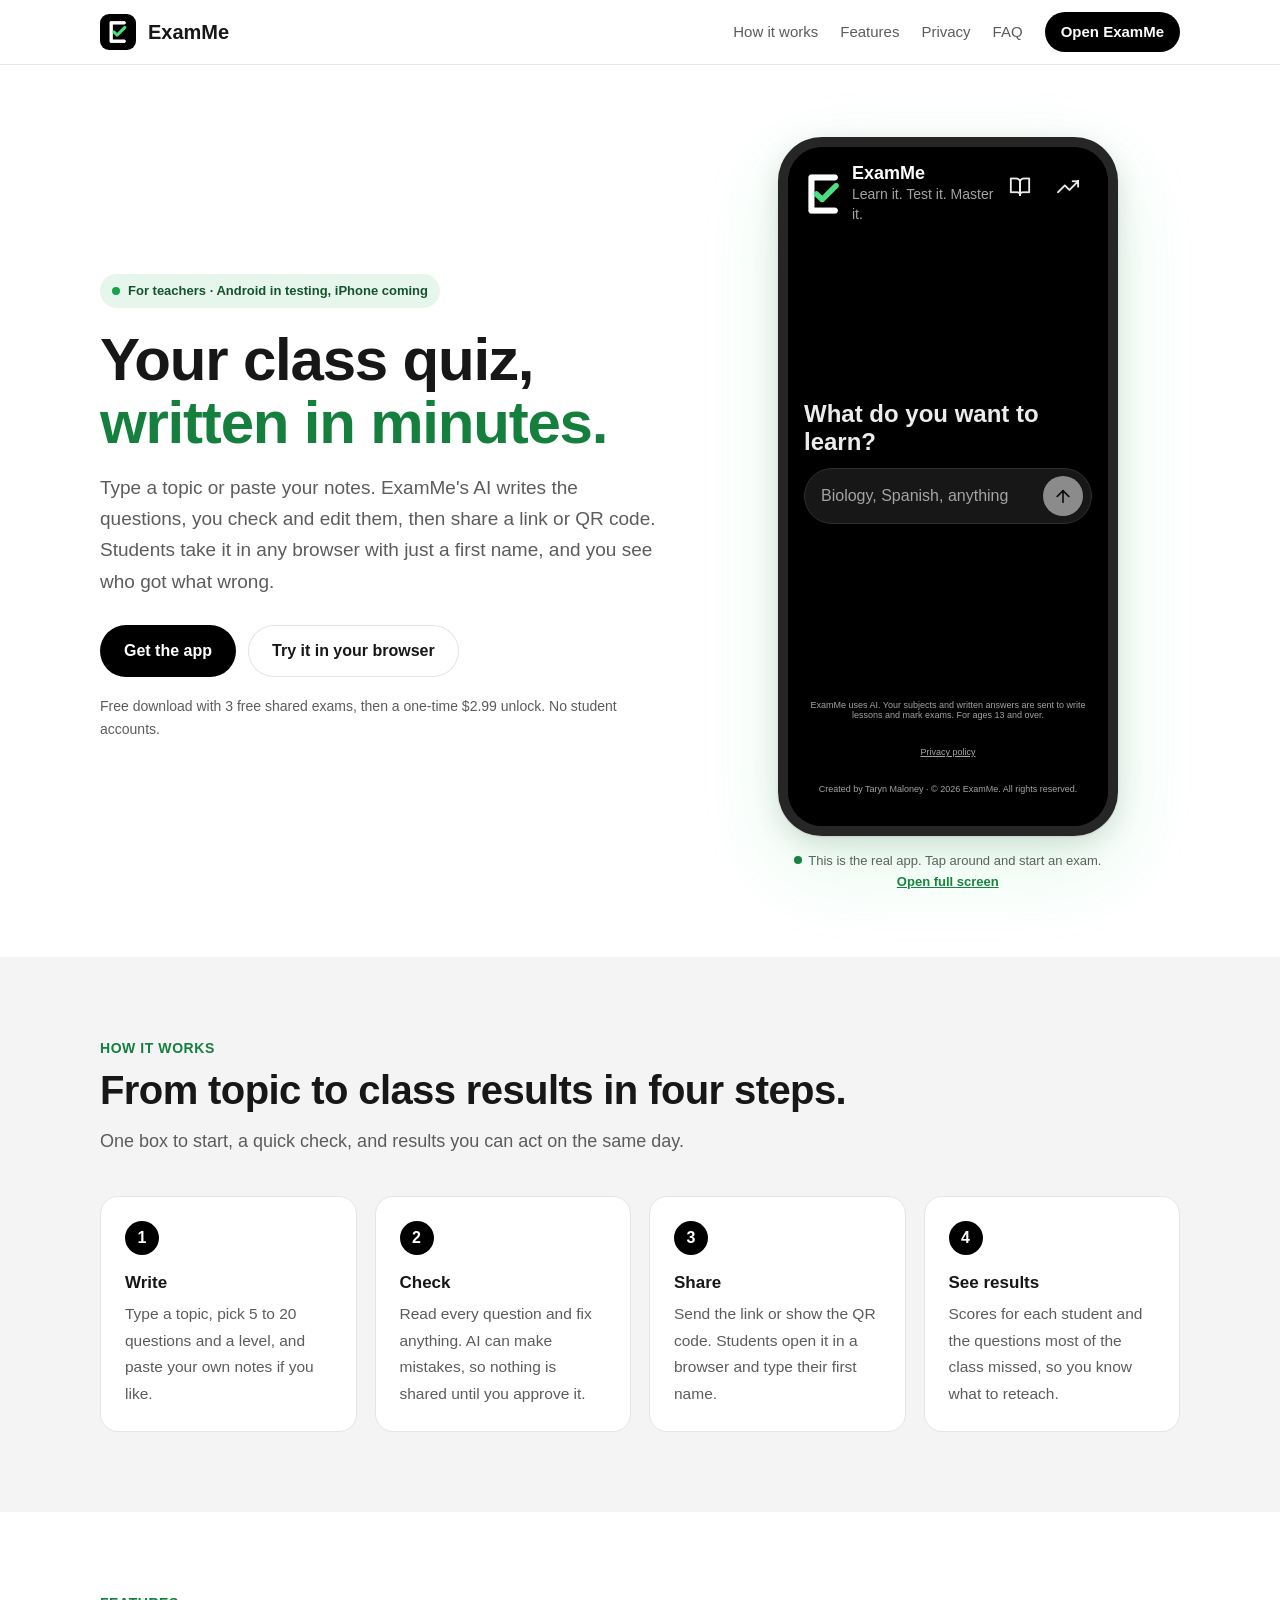
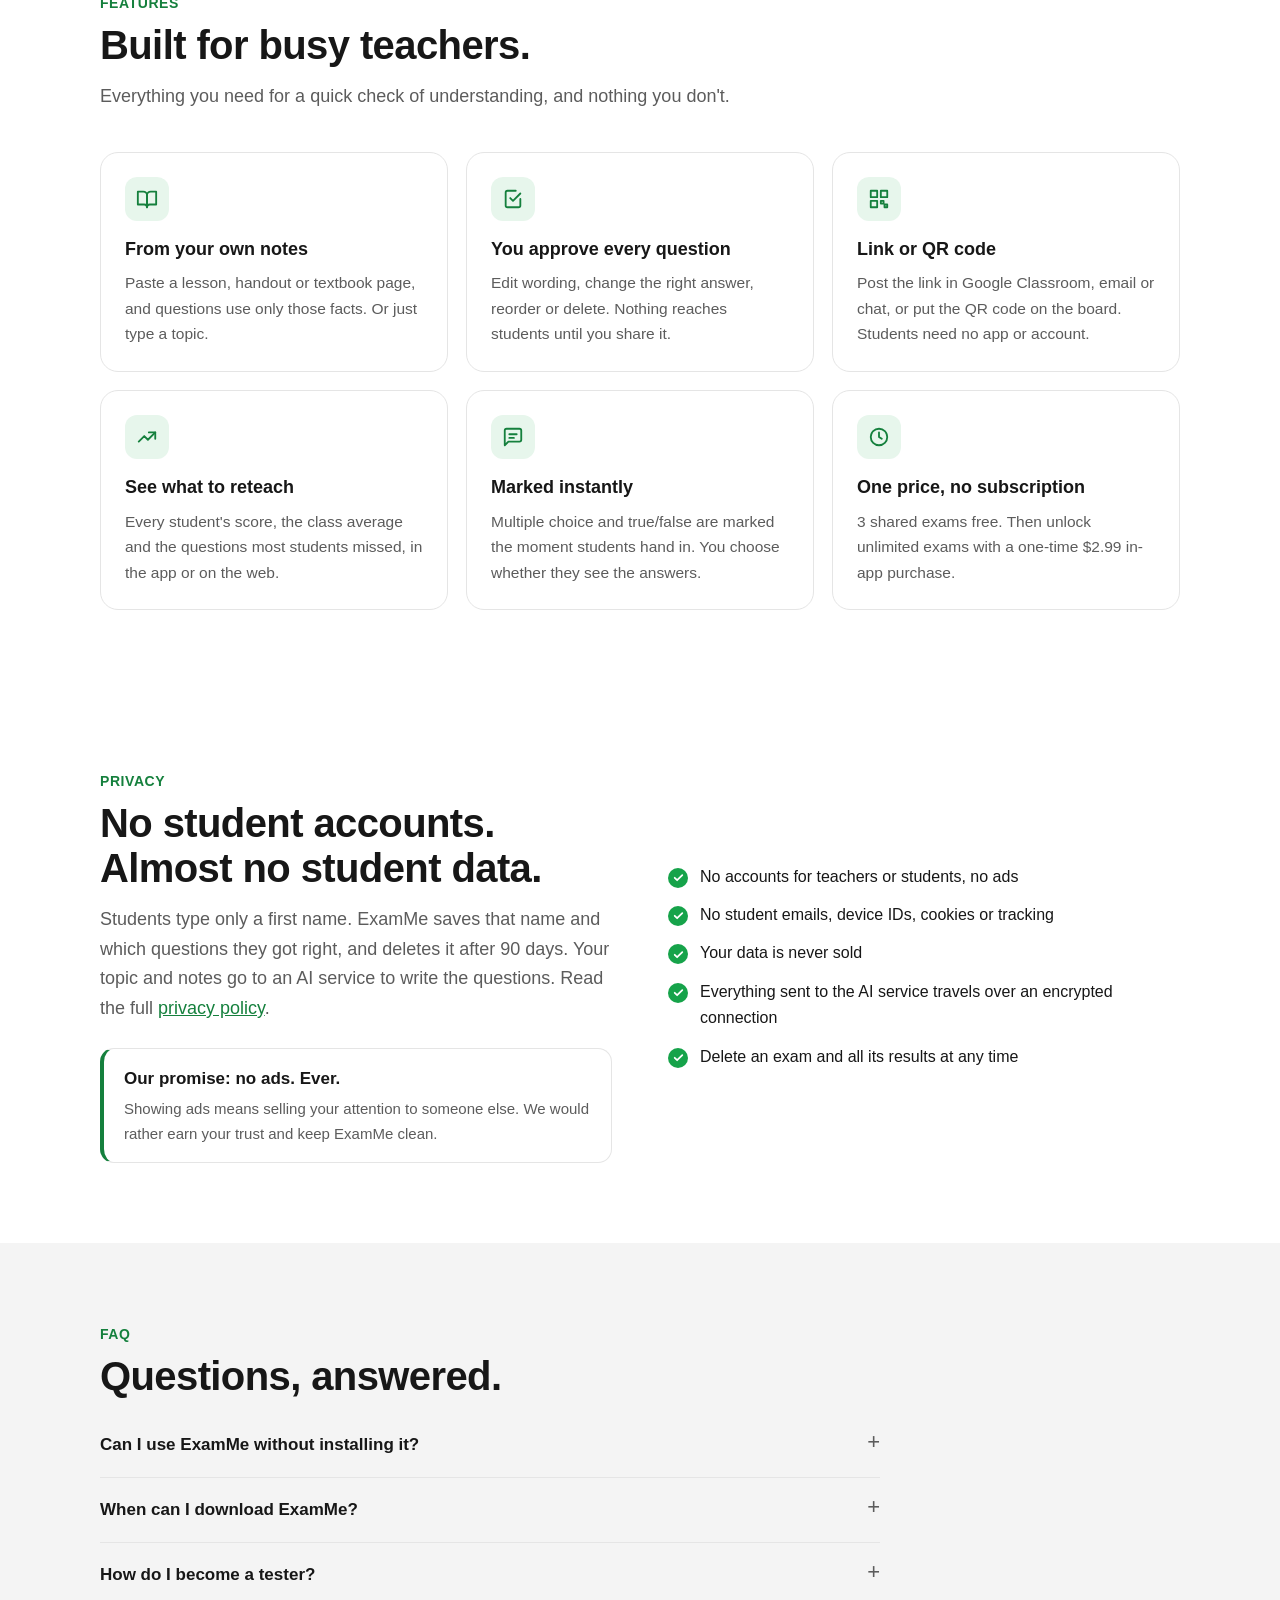
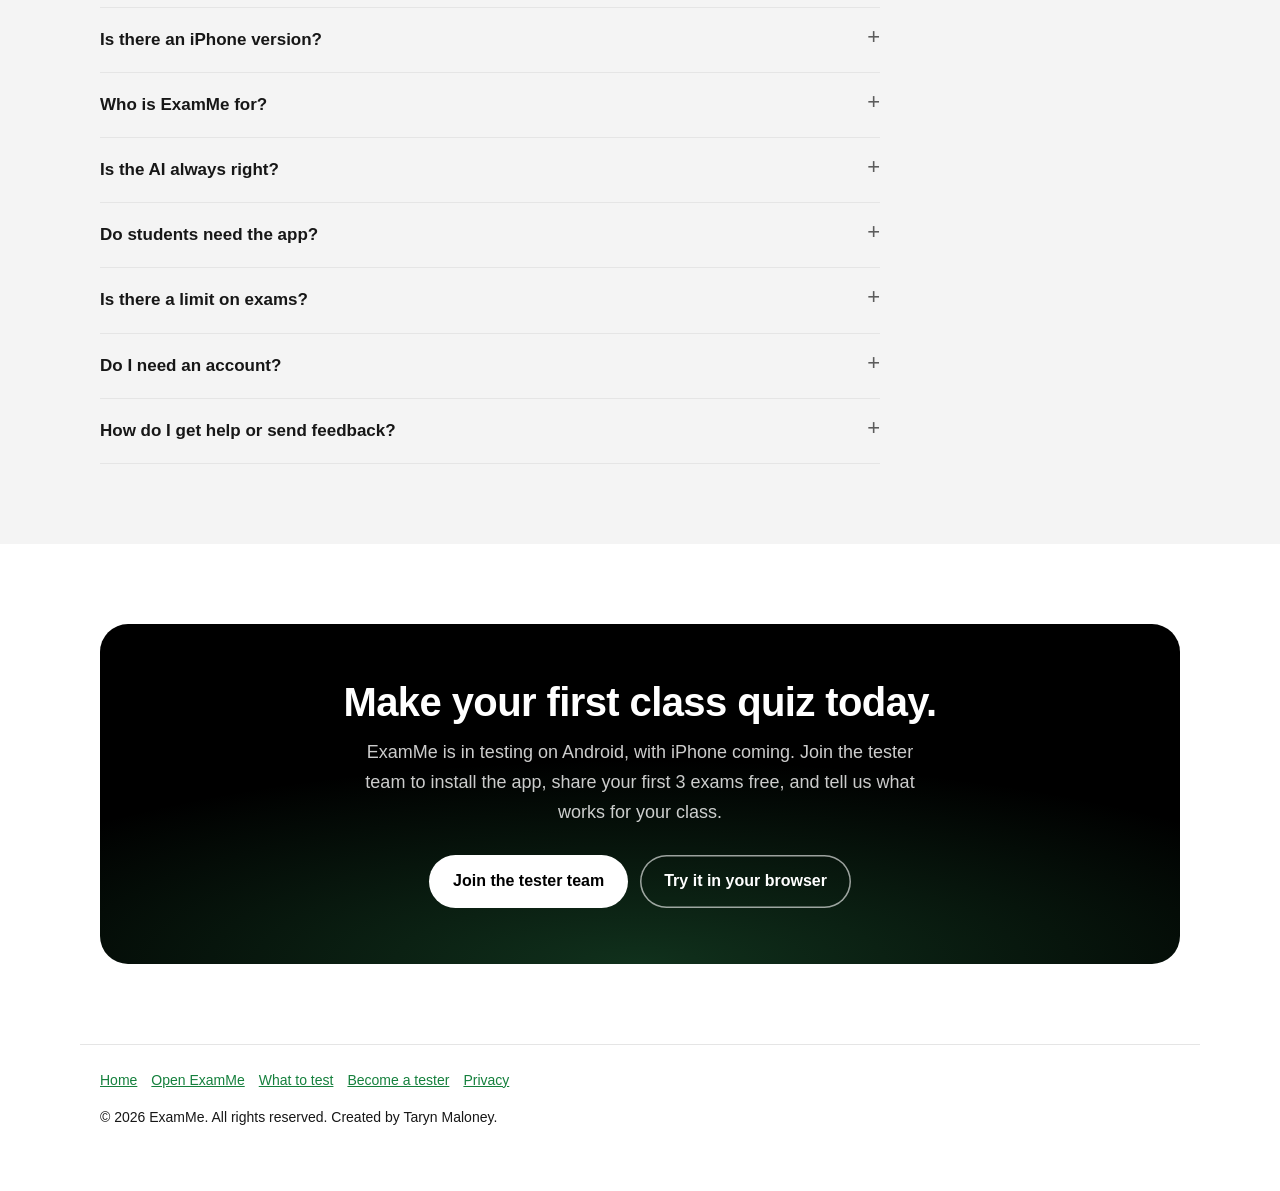
<file: index.html>
<!doctype html>
<html lang="en">
<head>
<meta charset="utf-8">
<meta name="viewport" content="width=device-width, initial-scale=1">
<title>ExamMe · AI exams for your class</title>
<meta name="description" content="ExamMe writes a class quiz from a topic or your notes. Check every question, share a link or QR code, and see which questions your class missed. Students need no app or account.">
<meta property="og:title" content="ExamMe">
<meta property="og:description" content="AI writes your class quiz. Share a link or QR code, and see which questions your class missed.">
<meta property="og:image" content="icon.png">
<meta name="theme-color" content="#000000">
<link rel="icon" href="icon.png">
<link rel="apple-touch-icon" href="icon.png">
<link rel="stylesheet" href="style.css">
<link rel="stylesheet" href="home.css">
</head>
<body class="home">
<main>

<div class="nav">
  <div class="wrap">
    <header><img src="icon.png" alt=""><a href="./">ExamMe</a></header>
    <nav>
      <a href="#how">How it works</a>
      <a href="#features">Features</a>
      <a href="#privacy">Privacy</a>
      <a href="#faq">FAQ</a>
      <a class="button" href="app/">Open ExamMe</a>
    </nav>
  </div>
</div>

<section class="hero">
  <div class="wrap">
    <div>
      <span class="eyebrow">For teachers · Android in testing, iPhone coming</span>
      <h1>Your class quiz, <span>written in minutes.</span></h1>
      <p class="lede">Type a topic or paste your notes. ExamMe's AI writes the questions, you check and edit them, then share a link or QR code. Students take it in any browser with just a first name, and you see who got what wrong.</p>
      <div class="ctas">
        <a class="button big" href="testers.html">Get the app</a>
        <a class="button big ghost" href="app/">Try it in your browser</a>
      </div>
      <p class="platforms">Free download with 3 free shared exams, then a one-time $2.99 unlock. No student accounts.</p>
    </div>

    <div class="try">
      <div class="phone live">
        <div class="screen">
          <iframe src="app/" title="ExamMe, the real app" loading="eager"></iframe>
        </div>
      </div>
      <p class="tryhint"><span class="dot"></span>This is the real app. Tap around and start an exam. <a href="app/" target="_blank" rel="noopener">Open full screen</a></p>
    </div>
  </div>
</section>

<section class="band alt" id="how">
  <div class="wrap">
    <p class="kicker">How it works</p>
    <h2>From topic to class results in four steps.</h2>
    <p class="sub">One box to start, a quick check, and results you can act on the same day.</p>
    <ol class="steps">
      <li><b>Write</b><span>Type a topic, pick 5 to 20 questions and a level, and paste your own notes if you like.</span></li>
      <li><b>Check</b><span>Read every question and fix anything. AI can make mistakes, so nothing is shared until you approve it.</span></li>
      <li><b>Share</b><span>Send the link or show the QR code. Students open it in a browser and type their first name.</span></li>
      <li><b>See results</b><span>Scores for each student and the questions most of the class missed, so you know what to reteach.</span></li>
    </ol>
  </div>
</section>

<section class="band" id="features">
  <div class="wrap">
    <p class="kicker">Features</p>
    <h2>Built for busy teachers.</h2>
    <p class="sub">Everything you need for a quick check of understanding, and nothing you don't.</p>
    <div class="grid">
      <div class="card">
        <div class="ico"><svg viewBox="0 0 24 24"><path d="M2 4h6a4 4 0 0 1 4 4v13a3 3 0 0 0-3-3H2z"/><path d="M22 4h-6a4 4 0 0 0-4 4v13a3 3 0 0 1 3-3h7z"/></svg></div>
        <h3>From your own notes</h3>
        <p>Paste a lesson, handout or textbook page, and questions use only those facts. Or just type a topic.</p>
      </div>
      <div class="card">
        <div class="ico"><svg viewBox="0 0 24 24"><path d="M9 11l3 3 8-8"/><path d="M20 12v7a2 2 0 0 1-2 2H6a2 2 0 0 1-2-2V5a2 2 0 0 1 2-2h9"/></svg></div>
        <h3>You approve every question</h3>
        <p>Edit wording, change the right answer, reorder or delete. Nothing reaches students until you share it.</p>
      </div>
      <div class="card">
        <div class="ico"><svg viewBox="0 0 24 24"><rect x="3" y="3" width="7" height="7"/><rect x="14" y="3" width="7" height="7"/><rect x="3" y="14" width="7" height="7"/><path d="M14 14h3v3h-3zM18 18h3v3h-3z"/></svg></div>
        <h3>Link or QR code</h3>
        <p>Post the link in Google Classroom, email or chat, or put the QR code on the board. Students need no app or account.</p>
      </div>
      <div class="card">
        <div class="ico"><svg viewBox="0 0 24 24"><path d="M3 17l6-6 4 4 8-8"/><path d="M14 7h7v7"/></svg></div>
        <h3>See what to reteach</h3>
        <p>Every student's score, the class average and the questions most students missed, in the app or on the web.</p>
      </div>
      <div class="card">
        <div class="ico"><svg viewBox="0 0 24 24"><path d="M21 15a2 2 0 0 1-2 2H7l-4 4V5a2 2 0 0 1 2-2h14a2 2 0 0 1 2 2z"/><path d="M8 9h8M8 13h5"/></svg></div>
        <h3>Marked instantly</h3>
        <p>Multiple choice and true/false are marked the moment students hand in. You choose whether they see the answers.</p>
      </div>
      <div class="card">
        <div class="ico"><svg viewBox="0 0 24 24"><circle cx="12" cy="12" r="9"/><path d="M12 7v5l3 2"/></svg></div>
        <h3>One price, no subscription</h3>
        <p>3 shared exams free. Then unlock unlimited exams with a one-time $2.99 in-app purchase.</p>
      </div>
    </div>
  </div>
</section>

<section class="band" id="privacy">
  <div class="wrap split">
    <div>
      <p class="kicker">Privacy</p>
      <h2>No student accounts. Almost no student data.</h2>
      <p class="sub" style="margin-bottom:0">Students type only a first name. ExamMe saves that name and which questions they got right, and deletes it after 90 days. Your topic and notes go to an AI service to write the questions. Read the full <a href="privacy.html">privacy policy</a>.</p>
      <div class="promise">
        <b>Our promise: no ads. Ever.</b>
        <p>Showing ads means selling your attention to someone else. We would rather earn your trust and keep ExamMe clean.</p>
      </div>
    </div>
    <ul class="checks">
      <li>No accounts for teachers or students, no ads</li>
      <li>No student emails, device IDs, cookies or tracking</li>
      <li>Your data is never sold</li>
      <li>Everything sent to the AI service travels over an encrypted connection</li>
      <li>Delete an exam and all its results at any time</li>
    </ul>
  </div>
</section>

<section class="band alt" id="faq">
  <div class="wrap faq">
    <p class="kicker">FAQ</p>
    <h2>Questions, answered.</h2>
    <details>
      <summary>Can I use ExamMe without installing it?</summary>
      <p>Yes. <a href="app/">Open ExamMe</a> in any modern browser on a computer, tablet or phone. It's the same app as on Android. Your study history is saved in that browser, so it won't follow you to another device.</p>
    </details>
    <details>
      <summary>When can I download ExamMe?</summary>
      <p>The Android app is in early testing on Google Play. <a href="testers.html">Become a tester</a> to install it now. The iPhone app is in testing through TestFlight, Apple's testing app: <a href="testers.html">join from the tester page</a>. A public release will follow once testing is done.</p>
    </details>
    <details>
      <summary>How do I become a tester?</summary>
      <p>Send us the Gmail address you use on Google Play. We'll add you to the test and email you a link to install ExamMe. See <a href="testers.html">Become a tester</a> for the steps.</p>
    </details>
    <details>
      <summary>Is there an iPhone version?</summary>
      <p>Yes. iPhone testing is open through Apple's TestFlight app; the join link is on the <a href="testers.html">tester page</a>. It isn't on the App Store yet. Meanwhile, you can <a href="app/">use ExamMe in Safari</a> on your iPhone or iPad.</p>
    </details>
    <details>
      <summary>Who is ExamMe for?</summary>
      <p>Teachers, tutors and anyone running a class. Students of any age take your exams in a web browser with just a first name. No student accounts or app needed.</p>
    </details>
    <details>
      <summary>Is the AI always right?</summary>
      <p>No. Questions are written by AI and can contain mistakes, which is why you check and edit every question before students see it. Pasting your own notes keeps questions to the facts you teach.</p>
    </details>
    <details>
      <summary>Do students need the app?</summary>
      <p>No. Students open your link or scan the QR code on any phone, tablet or computer, type their first name and hand in. Their answers are marked straight away.</p>
    </details>
    <details>
      <summary>Is there a limit on exams?</summary>
      <p>You can share 3 exams free. A one-time $2.99 purchase in the app unlocks unlimited shared exams. The AI writes up to 5 new exams a day per phone. Students taking your exams never count toward any limit.</p>
    </details>
    <details>
      <summary>Do I need an account?</summary>
      <p>No. Teachers and students don't sign up. Your exams and their private results links live on your phone, so keep the app installed to see results.</p>
    </details>
    <details>
      <summary>How do I get help or send feedback?</summary>
      <p>Email <a href="mailto:tarynmaloney5@gmail.com?subject=ExamMe%20feedback">tarynmaloney5@gmail.com</a> and we'll get back to you.</p>
    </details>
  </div>
</section>

<section class="band" id="get">
  <div class="wrap">
    <div class="cta">
      <h2>Make your first class quiz today.</h2>
      <p>ExamMe is in testing on Android, with iPhone coming. Join the tester team to install the app, share your first 3 exams free, and tell us what works for your class.</p>
      <div class="ctas">
        <a class="button big" href="testers.html">Join the tester team</a>
        <a class="button big outline" href="app/">Try it in your browser</a>
      </div>
    </div>
  </div>
</section>

<footer>
<a href="./">Home</a><a href="app/">Open ExamMe</a><a href="testing.html">What to test</a><a href="testers.html">Become a tester</a><a href="privacy.html">Privacy</a>
<p>© 2026 ExamMe. All rights reserved. Created by Taryn Maloney.</p>
</footer>

</main>
</body>
</html>
</file>
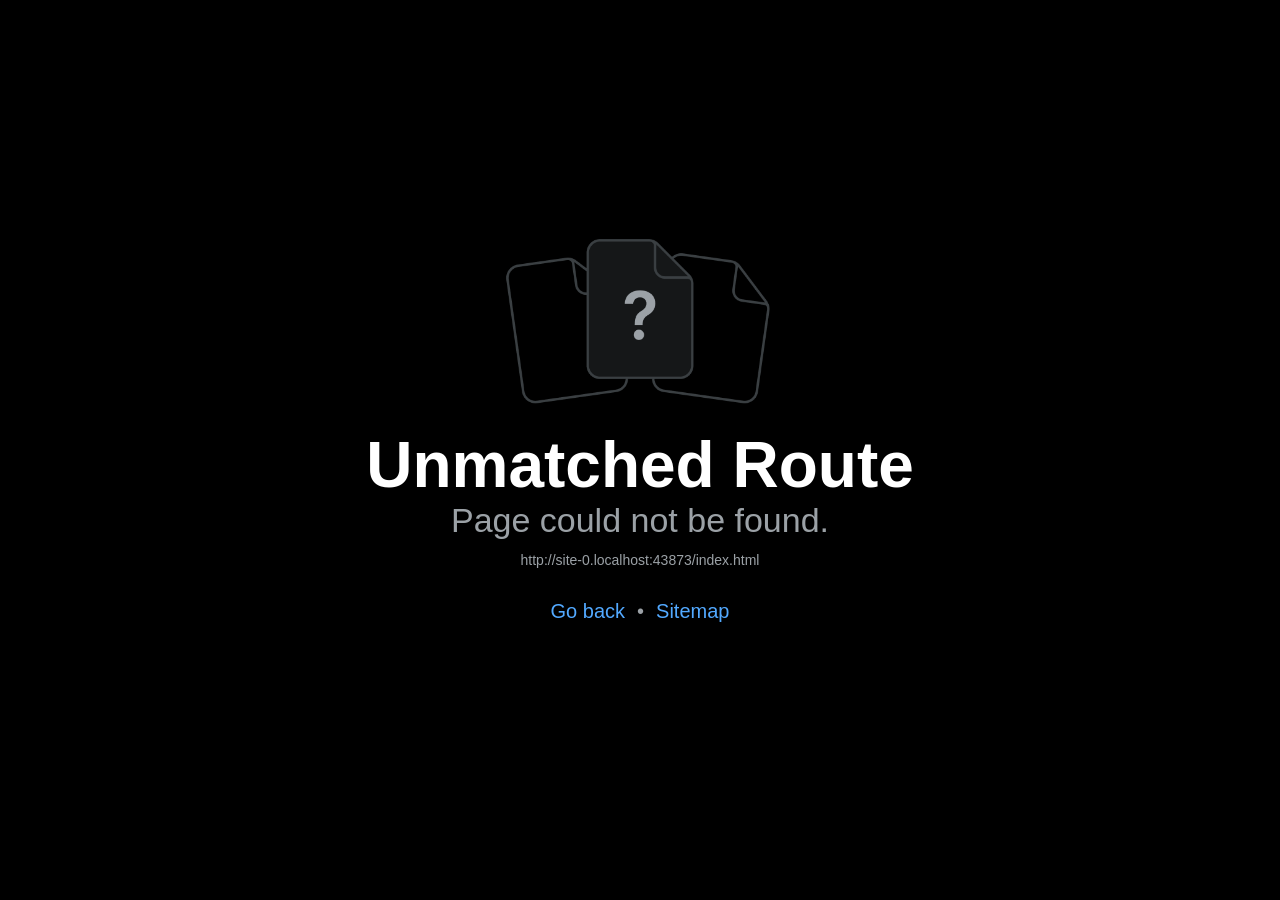
<file: app/index.html>
<!DOCTYPE html>
<html lang="en">
  <head>
    <meta charset="utf-8" />
    <meta httpEquiv="X-UA-Compatible" content="IE=edge" />
    <meta name="viewport" content="width=device-width, initial-scale=1, shrink-to-fit=no" />
    <title>ExamMe</title>
    <!-- The `react-native-web` recommended style reset: https://necolas.github.io/react-native-web/docs/setup/#root-element -->
    <style id="expo-reset">
      /* These styles make the body full-height */
      html,
      body {
        height: 100%;
      }
      /* These styles disable body scrolling if you are using <ScrollView> */
      body {
        overflow: hidden;
      }
      /* These styles make the root element full-height */
      #root {
        display: flex;
        height: 100%;
        flex: 1;
      }
    </style>
  <link rel="icon" href="/app/favicon.ico"/></head>

  <body>
    <!-- Use static rendering with Expo Router to support running without JavaScript. -->
    <noscript>
      You need to enable JavaScript to run this app.
    </noscript>
    <!-- The root element for your Expo app. -->
    <div id="root"></div>
  <script src="/app/_expo/static/js/web/entry-5f3cb31cd66751443deedad400f86ed0.js" defer></script>
</body>
</html>
</file>
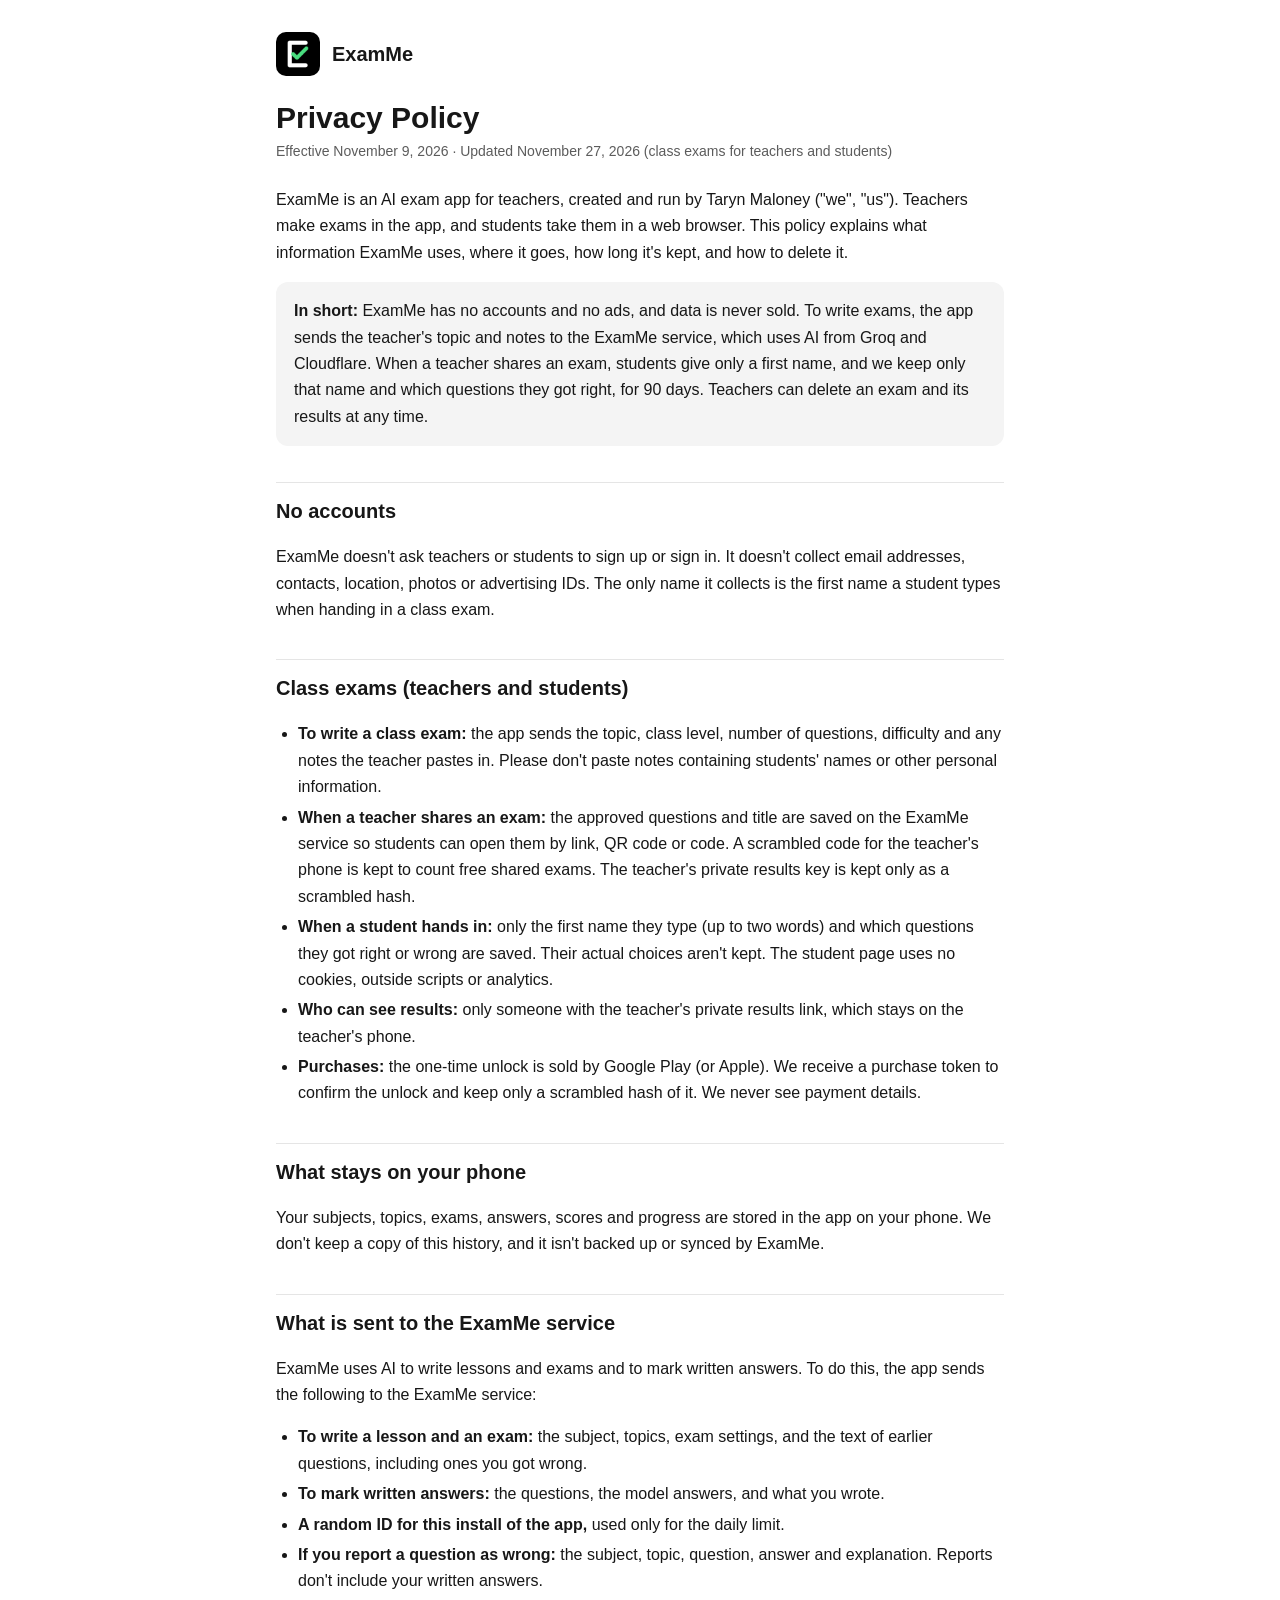
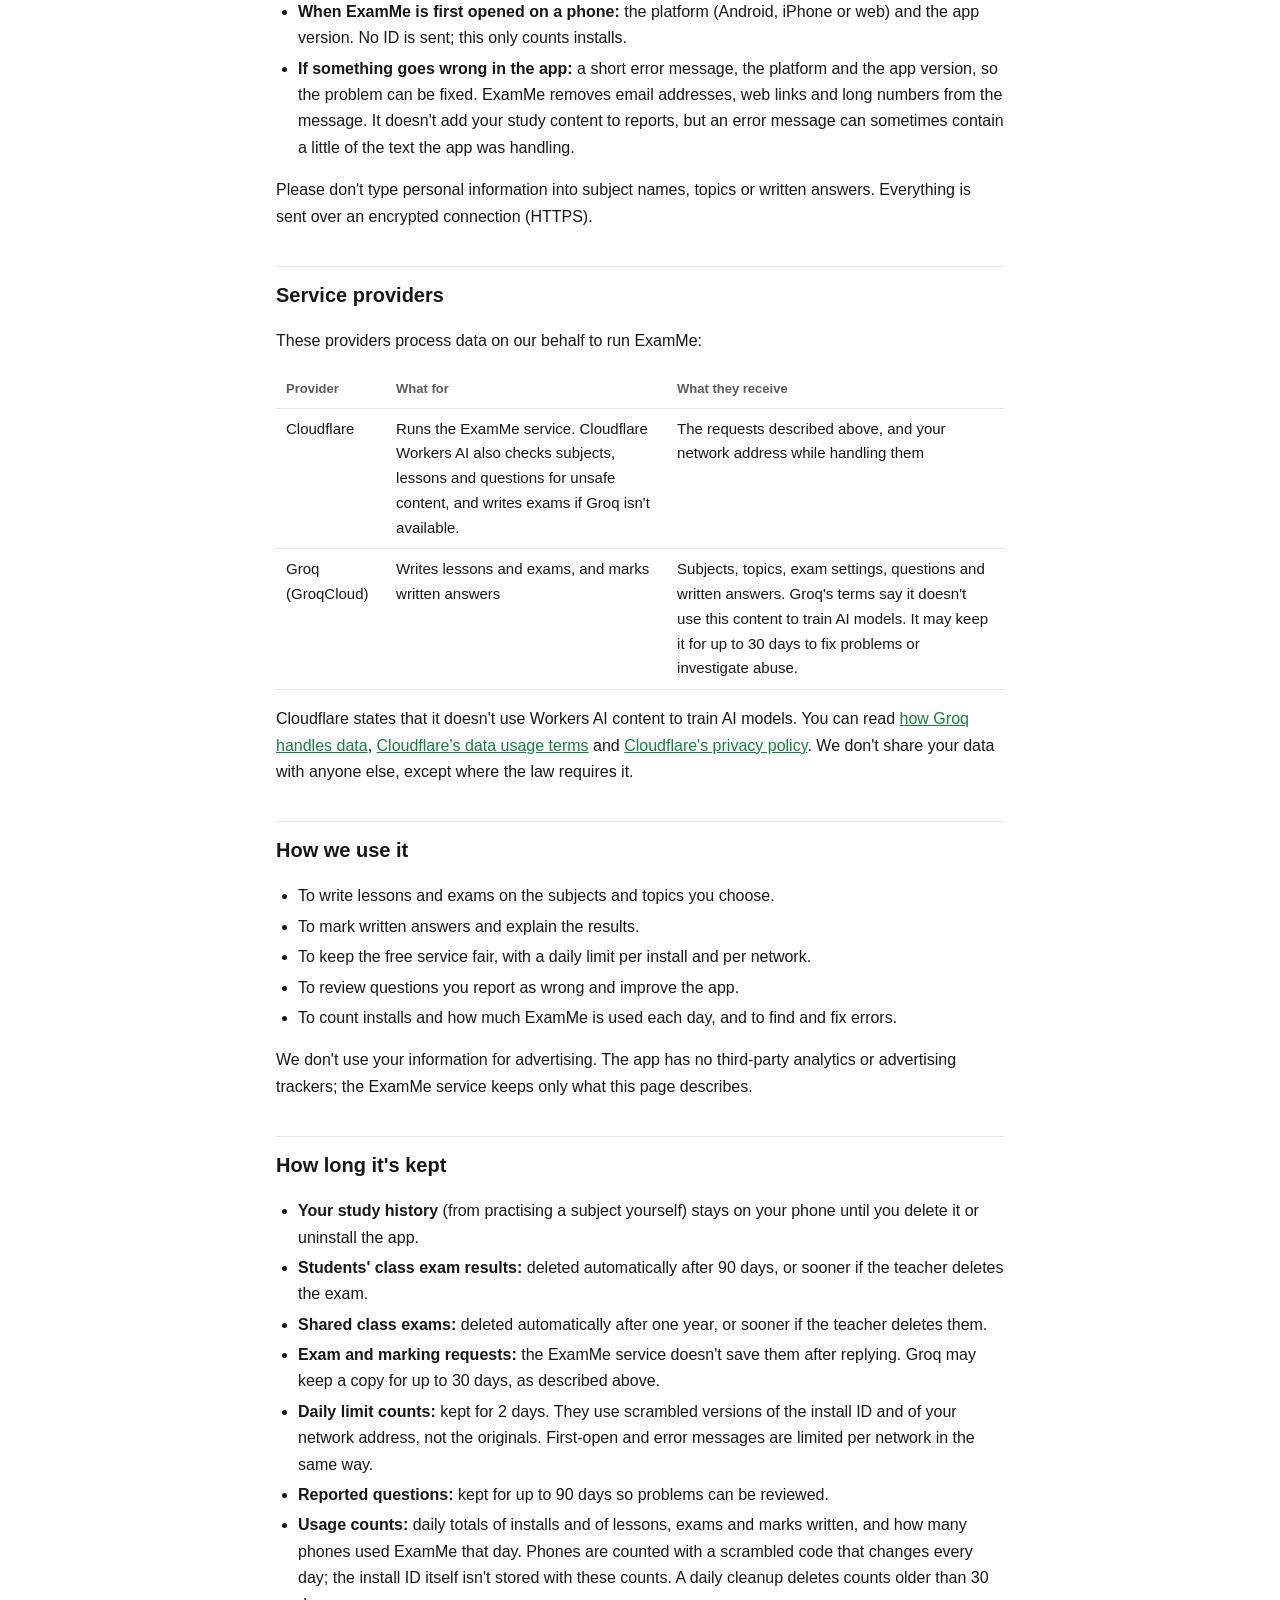
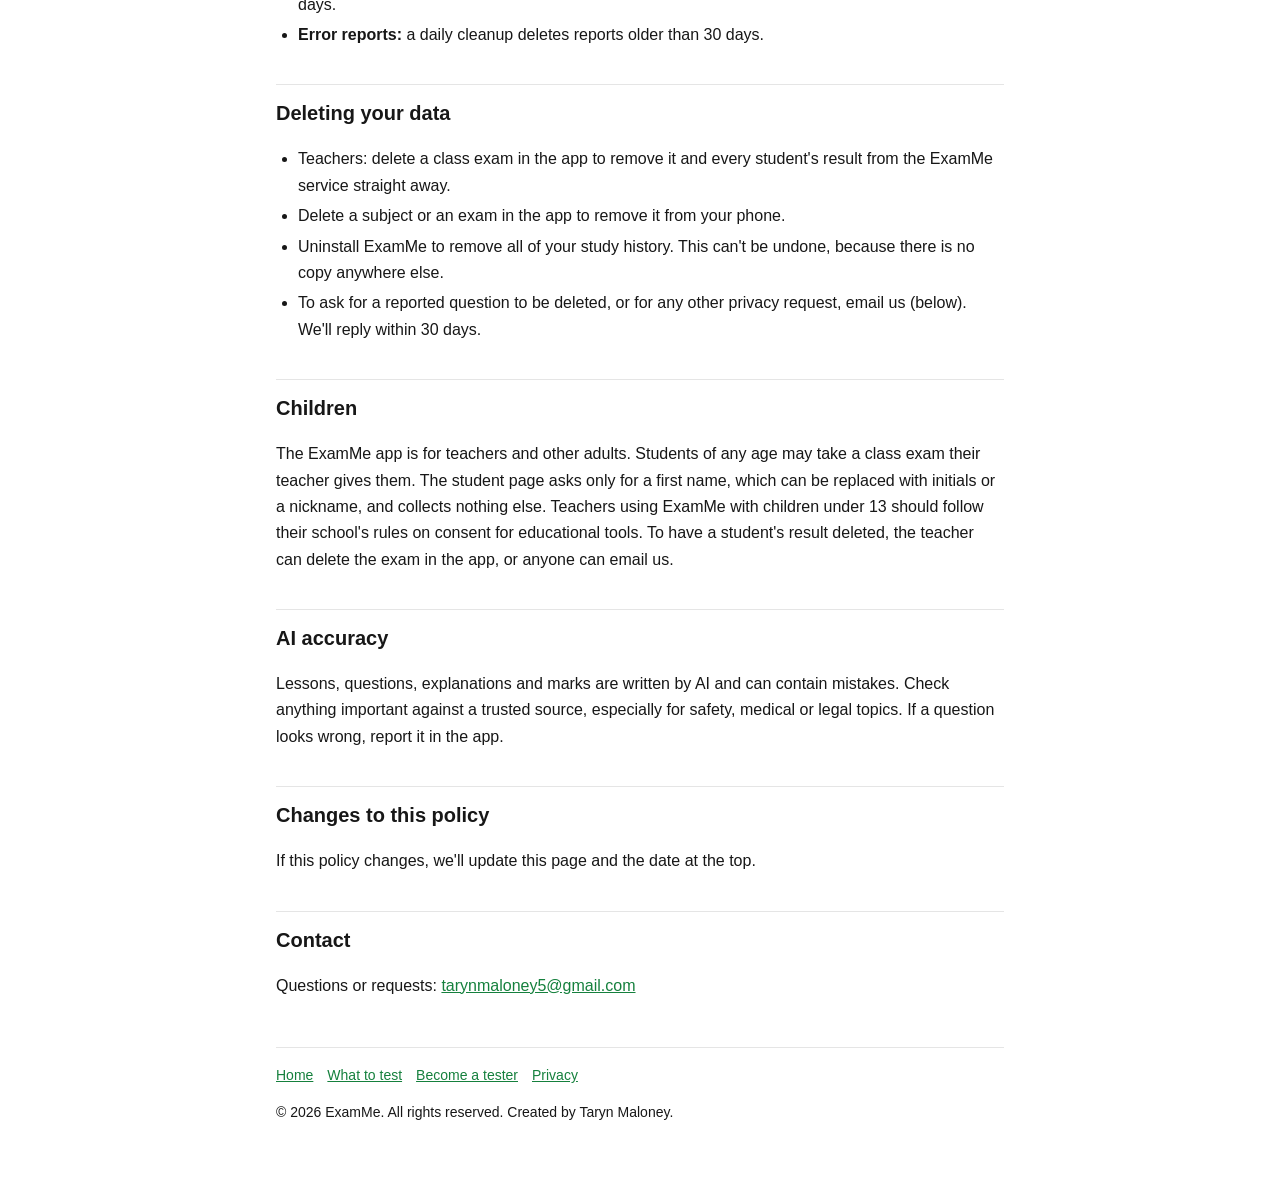
<file: privacy.html>
<!doctype html>
<html lang="en">
<head>
<meta charset="utf-8">
<meta name="viewport" content="width=device-width, initial-scale=1">
<title>Privacy Policy · ExamMe</title>
<meta name="description" content="How ExamMe handles your information: what stays on your phone, what is sent to write and mark exams, and how to delete it.">
<meta name="theme-color" content="#000000">
<link rel="icon" href="icon.png">
<link rel="stylesheet" href="style.css">
</head>
<body>
<main>
<header><img src="icon.png" alt=""><a href="./">ExamMe</a></header>

<h1>Privacy Policy</h1>
<p class="meta">Effective November 9, 2026 · Updated November 27, 2026 (class exams for teachers and students)</p>

<p>ExamMe is an AI exam app for teachers, created and run by Taryn Maloney ("we", "us"). Teachers make exams in the app, and students take them in a web browser. This policy explains what information ExamMe uses, where it goes, how long it's kept, and how to delete it.</p>

<div class="box">
<p><strong>In short:</strong> ExamMe has no accounts and no ads, and data is never sold. To write exams, the app sends the teacher's topic and notes to the ExamMe service, which uses AI from Groq and Cloudflare. When a teacher shares an exam, students give only a first name, and we keep only that name and which questions they got right, for 90 days. Teachers can delete an exam and its results at any time.</p>
</div>

<h2>No accounts</h2>
<p>ExamMe doesn't ask teachers or students to sign up or sign in. It doesn't collect email addresses, contacts, location, photos or advertising IDs. The only name it collects is the first name a student types when handing in a class exam.</p>

<h2>Class exams (teachers and students)</h2>
<ul>
<li><strong>To write a class exam:</strong> the app sends the topic, class level, number of questions, difficulty and any notes the teacher pastes in. Please don't paste notes containing students' names or other personal information.</li>
<li><strong>When a teacher shares an exam:</strong> the approved questions and title are saved on the ExamMe service so students can open them by link, QR code or code. A scrambled code for the teacher's phone is kept to count free shared exams. The teacher's private results key is kept only as a scrambled hash.</li>
<li><strong>When a student hands in:</strong> only the first name they type (up to two words) and which questions they got right or wrong are saved. Their actual choices aren't kept. The student page uses no cookies, outside scripts or analytics.</li>
<li><strong>Who can see results:</strong> only someone with the teacher's private results link, which stays on the teacher's phone.</li>
<li><strong>Purchases:</strong> the one-time unlock is sold by Google Play (or Apple). We receive a purchase token to confirm the unlock and keep only a scrambled hash of it. We never see payment details.</li>
</ul>

<h2>What stays on your phone</h2>
<p>Your subjects, topics, exams, answers, scores and progress are stored in the app on your phone. We don't keep a copy of this history, and it isn't backed up or synced by ExamMe.</p>

<h2>What is sent to the ExamMe service</h2>
<p>ExamMe uses AI to write lessons and exams and to mark written answers. To do this, the app sends the following to the ExamMe service:</p>
<ul>
<li><strong>To write a lesson and an exam:</strong> the subject, topics, exam settings, and the text of earlier questions, including ones you got wrong.</li>
<li><strong>To mark written answers:</strong> the questions, the model answers, and what you wrote.</li>
<li><strong>A random ID for this install of the app,</strong> used only for the daily limit.</li>
<li><strong>If you report a question as wrong:</strong> the subject, topic, question, answer and explanation. Reports don't include your written answers.</li>
<li><strong>When ExamMe is first opened on a phone:</strong> the platform (Android, iPhone or web) and the app version. No ID is sent; this only counts installs.</li>
<li><strong>If something goes wrong in the app:</strong> a short error message, the platform and the app version, so the problem can be fixed. ExamMe removes email addresses, web links and long numbers from the message. It doesn't add your study content to reports, but an error message can sometimes contain a little of the text the app was handling.</li>
</ul>
<p>Please don't type personal information into subject names, topics or written answers. Everything is sent over an encrypted connection (HTTPS).</p>

<h2>Service providers</h2>
<p>These providers process data on our behalf to run ExamMe:</p>
<table>
<thead><tr><th>Provider</th><th>What for</th><th>What they receive</th></tr></thead>
<tbody>
<tr><td>Cloudflare</td><td>Runs the ExamMe service. Cloudflare Workers AI also checks subjects, lessons and questions for unsafe content, and writes exams if Groq isn't available.</td><td>The requests described above, and your network address while handling them</td></tr>
<tr><td>Groq (GroqCloud)</td><td>Writes lessons and exams, and marks written answers</td><td>Subjects, topics, exam settings, questions and written answers. Groq's terms say it doesn't use this content to train AI models. It may keep it for up to 30 days to fix problems or investigate abuse.</td></tr>
</tbody>
</table>
<p>Cloudflare states that it doesn't use Workers AI content to train AI models. You can read <a href="https://console.groq.com/docs/your-data" target="_blank" rel="noopener">how Groq handles data</a>, <a href="https://developers.cloudflare.com/workers-ai/platform/data-usage/" target="_blank" rel="noopener">Cloudflare's data usage terms</a> and <a href="https://www.cloudflare.com/privacypolicy/" target="_blank" rel="noopener">Cloudflare's privacy policy</a>. We don't share your data with anyone else, except where the law requires it.</p>

<h2>How we use it</h2>
<ul>
<li>To write lessons and exams on the subjects and topics you choose.</li>
<li>To mark written answers and explain the results.</li>
<li>To keep the free service fair, with a daily limit per install and per network.</li>
<li>To review questions you report as wrong and improve the app.</li>
<li>To count installs and how much ExamMe is used each day, and to find and fix errors.</li>
</ul>
<p>We don't use your information for advertising. The app has no third-party analytics or advertising trackers; the ExamMe service keeps only what this page describes.</p>

<h2>How long it's kept</h2>
<ul>
<li><strong>Your study history</strong> (from practising a subject yourself) stays on your phone until you delete it or uninstall the app.</li>
<li><strong>Students' class exam results:</strong> deleted automatically after 90 days, or sooner if the teacher deletes the exam.</li>
<li><strong>Shared class exams:</strong> deleted automatically after one year, or sooner if the teacher deletes them.</li>
<li><strong>Exam and marking requests:</strong> the ExamMe service doesn't save them after replying. Groq may keep a copy for up to 30 days, as described above.</li>
<li><strong>Daily limit counts:</strong> kept for 2 days. They use scrambled versions of the install ID and of your network address, not the originals. First-open and error messages are limited per network in the same way.</li>
<li><strong>Reported questions:</strong> kept for up to 90 days so problems can be reviewed.</li>
<li><strong>Usage counts:</strong> daily totals of installs and of lessons, exams and marks written, and how many phones used ExamMe that day. Phones are counted with a scrambled code that changes every day; the install ID itself isn't stored with these counts. A daily cleanup deletes counts older than 30 days.</li>
<li><strong>Error reports:</strong> a daily cleanup deletes reports older than 30 days.</li>
</ul>

<h2>Deleting your data</h2>
<ul>
<li>Teachers: delete a class exam in the app to remove it and every student's result from the ExamMe service straight away.</li>
<li>Delete a subject or an exam in the app to remove it from your phone.</li>
<li>Uninstall ExamMe to remove all of your study history. This can't be undone, because there is no copy anywhere else.</li>
<li>To ask for a reported question to be deleted, or for any other privacy request, email us (below). We'll reply within 30 days.</li>
</ul>

<h2>Children</h2>
<p>The ExamMe app is for teachers and other adults. Students of any age may take a class exam their teacher gives them. The student page asks only for a first name, which can be replaced with initials or a nickname, and collects nothing else. Teachers using ExamMe with children under 13 should follow their school's rules on consent for educational tools. To have a student's result deleted, the teacher can delete the exam in the app, or anyone can email us.</p>

<h2>AI accuracy</h2>
<p>Lessons, questions, explanations and marks are written by AI and can contain mistakes. Check anything important against a trusted source, especially for safety, medical or legal topics. If a question looks wrong, report it in the app.</p>

<h2>Changes to this policy</h2>
<p>If this policy changes, we'll update this page and the date at the top.</p>

<h2>Contact</h2>
<p>Questions or requests: <a href="mailto:tarynmaloney5@gmail.com?subject=ExamMe%20privacy">tarynmaloney5@gmail.com</a></p>

<footer>
<a href="./">Home</a><a href="testing.html">What to test</a><a href="testers.html">Become a tester</a><a href="privacy.html">Privacy</a>
<p>© 2026 ExamMe. All rights reserved. Created by Taryn Maloney.</p>
</footer>
</main>
</body>
</html>
</file>
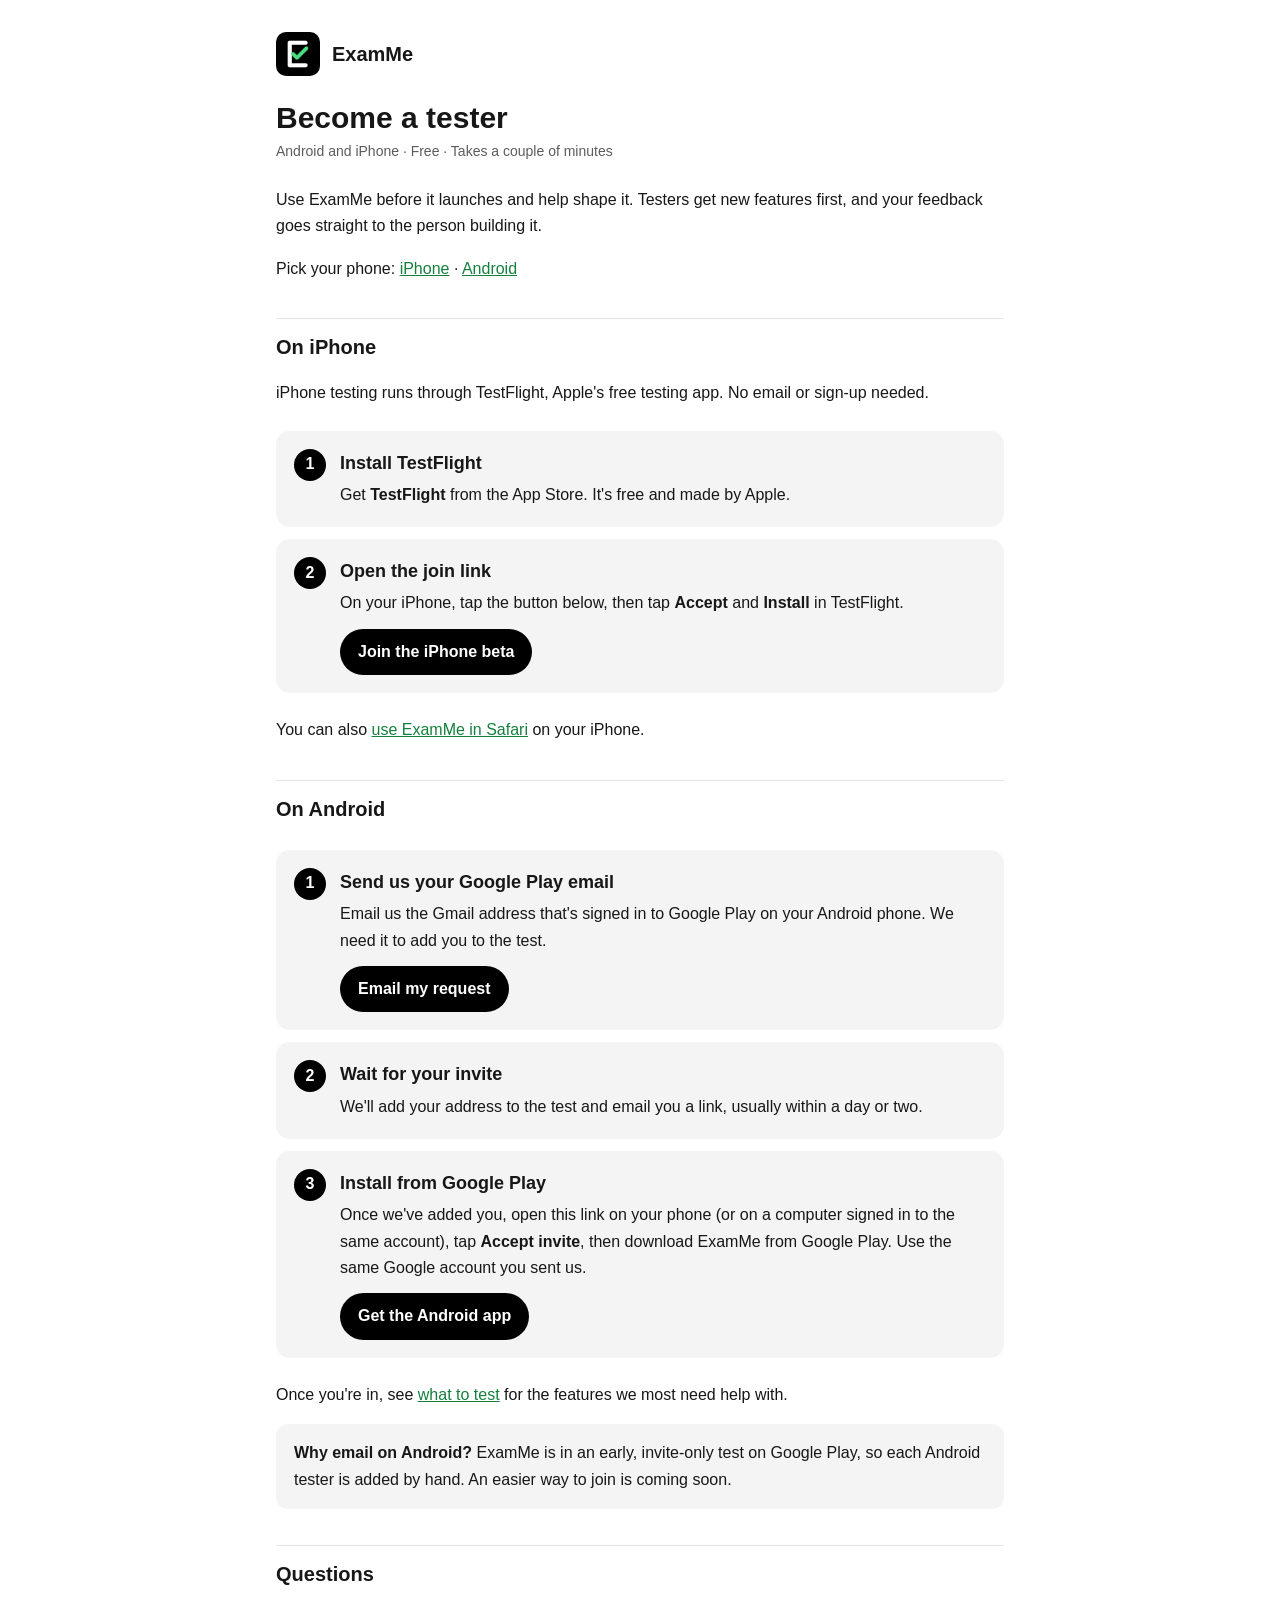
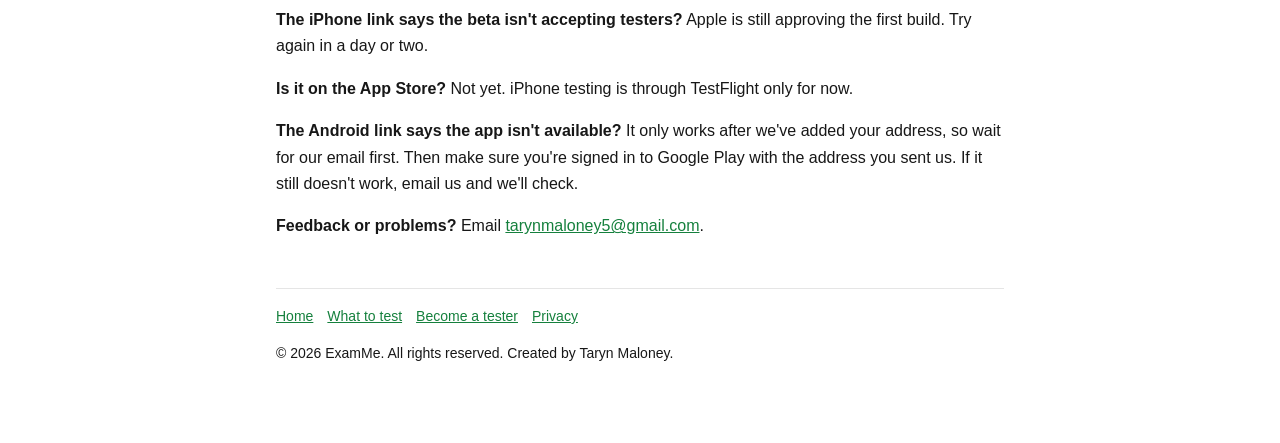
<file: testers.html>
<!doctype html>
<html lang="en">
<head>
<meta charset="utf-8">
<meta name="viewport" content="width=device-width, initial-scale=1">
<title>Become a tester · ExamMe</title>
<meta name="description" content="Try ExamMe on Android or iPhone before it launches.">
<meta name="theme-color" content="#000000">
<link rel="icon" href="icon.png">
<link rel="stylesheet" href="style.css">
<style>
.steps { list-style: none; padding: 0; margin: 24px 0; counter-reset: s; }
.steps li { counter-increment: s; position: relative; padding: 18px 18px 18px 64px; margin: 12px 0;
  background: var(--soft); border-radius: 14px; }
.steps li::before { content: counter(s); position: absolute; left: 18px; top: 18px; width: 32px; height: 32px;
  border-radius: 50%; background: var(--btn); color: var(--btn-ink); font-weight: 700; display: grid; place-items: center; }
.steps h2 { border: 0; margin: 0 0 4px; padding: 0; font-size: 18px; }
.steps p { margin: 0 0 12px; }
.steps p:last-child { margin-bottom: 0; }
@media (max-width: 420px) { .steps li { padding-left: 58px; } .steps li::before { left: 14px; } }
</style>
</head>
<body>
<main>
<header><img src="icon.png" alt=""><a href="./">ExamMe</a></header>

<h1>Become a tester</h1>
<p class="meta">Android and iPhone · Free · Takes a couple of minutes</p>

<p>Use ExamMe before it launches and help shape it. Testers get new features first, and your feedback goes straight to the person building it.</p>

<p>Pick your phone: <a href="#iphone">iPhone</a> · <a href="#android">Android</a></p>

<h2 id="iphone">On iPhone</h2>
<p>iPhone testing runs through TestFlight, Apple's free testing app. No email or sign-up needed.</p>
<ol class="steps">
<li>
  <h2>Install TestFlight</h2>
  <p>Get <strong>TestFlight</strong> from the App Store. It's free and made by Apple.</p>
</li>
<li>
  <h2>Open the join link</h2>
  <p>On your iPhone, tap the button below, then tap <strong>Accept</strong> and <strong>Install</strong> in TestFlight.</p>
  <a class="button" href="https://testflight.apple.com/join/FXNyPVSw">Join the iPhone beta</a>
</li>
</ol>
<p>You can also <a href="app/">use ExamMe in Safari</a> on your iPhone.</p>

<h2 id="android">On Android</h2>
<ol class="steps">
<li>
  <h2>Send us your Google Play email</h2>
  <p>Email us the Gmail address that's signed in to Google Play on your Android phone. We need it to add you to the test.</p>
  <!-- TODO: swap to Google Group join link -->
  <a class="button" href="mailto:tarynmaloney5@gmail.com?subject=ExamMe%20tester%20request&amp;body=Hi%2C%20I'd%20like%20to%20test%20ExamMe.%0A%0AThe%20Gmail%20address%20I%20use%20on%20Google%20Play%20is%3A%20%0A%0APhone%20model%20(optional)%3A%20">Email my request</a>
</li>
<li>
  <h2>Wait for your invite</h2>
  <p>We'll add your address to the test and email you a link, usually within a day or two.</p>
</li>
<li>
  <h2>Install from Google Play</h2>
  <p>Once we've added you, open this link on your phone (or on a computer signed in to the same account), tap <strong>Accept invite</strong>, then download ExamMe from Google Play. Use the same Google account you sent us.</p>
  <a class="button" href="https://play.google.com/apps/internaltest/4700393831549662737" target="_blank" rel="noopener">Get the Android app</a>
</li>
</ol>

<p>Once you're in, see <a href="testing.html">what to test</a> for the features we most need help with.</p>

<div class="box">
<p><strong>Why email on Android?</strong> ExamMe is in an early, invite-only test on Google Play, so each Android tester is added by hand. An easier way to join is coming soon.</p>
</div>

<h2>Questions</h2>
<p><strong>The iPhone link says the beta isn't accepting testers?</strong> Apple is still approving the first build. Try again in a day or two.</p>
<p><strong>Is it on the App Store?</strong> Not yet. iPhone testing is through TestFlight only for now.</p>
<p><strong>The Android link says the app isn't available?</strong> It only works after we've added your address, so wait for our email first. Then make sure you're signed in to Google Play with the address you sent us. If it still doesn't work, email us and we'll check.</p>
<p><strong>Feedback or problems?</strong> Email <a href="mailto:tarynmaloney5@gmail.com?subject=ExamMe%20tester%20feedback">tarynmaloney5@gmail.com</a>.</p>

<footer>
<a href="./">Home</a><a href="testing.html">What to test</a><a href="testers.html">Become a tester</a><a href="privacy.html">Privacy</a>
<p>© 2026 ExamMe. All rights reserved. Created by Taryn Maloney.</p>
</footer>
</main>
</body>
</html>
</file>
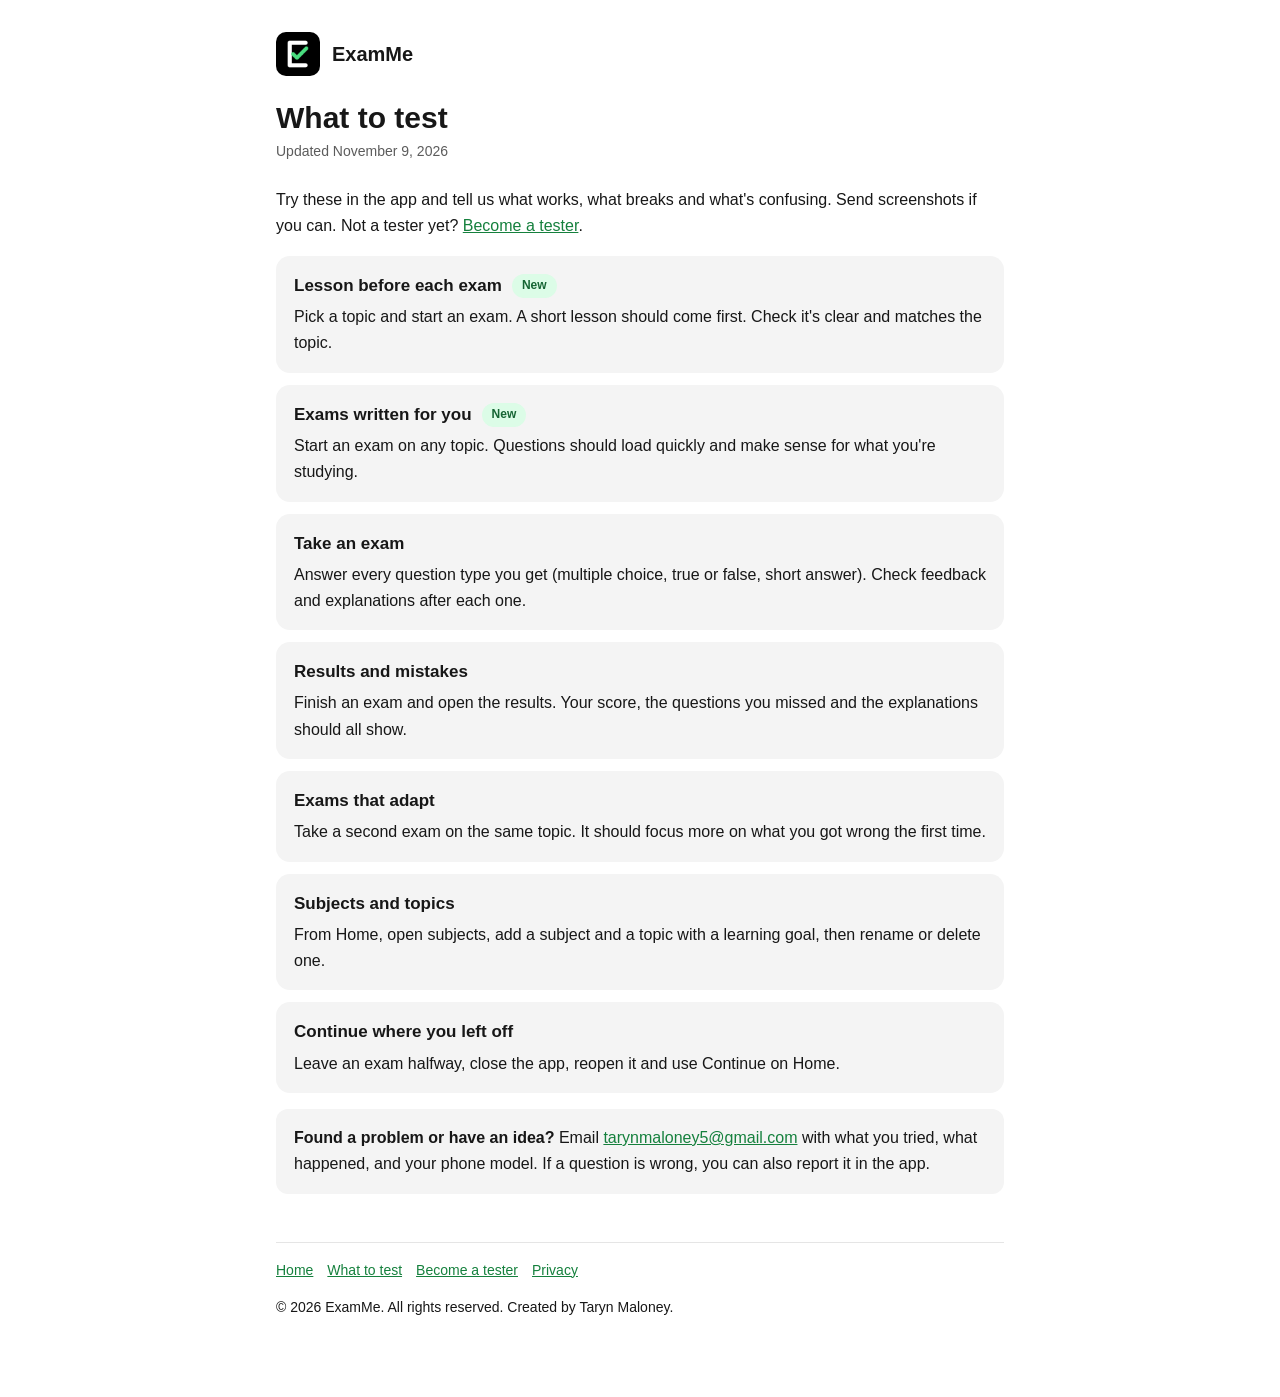
<file: testing.html>
<!doctype html>
<html lang="en">
<head>
<meta charset="utf-8">
<meta name="viewport" content="width=device-width, initial-scale=1">
<title>What to test · ExamMe</title>
<meta name="description" content="Features ExamMe testers should try right now.">
<meta name="theme-color" content="#000000">
<link rel="icon" href="icon.png">
<link rel="stylesheet" href="style.css">
<style>
.feat { background: var(--soft); border-radius: 14px; padding: 16px 18px; margin: 12px 0; }
.feat h2 { border: 0; margin: 0 0 4px; padding: 0; font-size: 17px; display: flex; gap: 10px; align-items: center;
  flex-wrap: wrap; }
.feat p { margin: 0; }
.tag { font-size: 12px; font-weight: 700; border-radius: 999px; padding: 2px 10px; background: #dcfce7; color: #166534; }
@media (prefers-color-scheme: dark) { .tag { background: #10291a; color: #4ade80; } }
.loading { color: var(--muted); }
</style>
</head>
<body>
<main>
<header><img src="icon.png" alt=""><a href="./">ExamMe</a></header>

<h1>What to test</h1>
<p class="meta" id="updated">Thanks for testing ExamMe</p>

<p>Try these in the app and tell us what works, what breaks and what's confusing. Send screenshots if you can.
Not a tester yet? <a href="testers.html">Become a tester</a>.</p>

<div id="list"><p class="loading">Loading the list…</p></div>

<div class="box">
<p><strong>Found a problem or have an idea?</strong> Email
<a href="mailto:tarynmaloney5@gmail.com?subject=ExamMe%20tester%20feedback">tarynmaloney5@gmail.com</a>
with what you tried, what happened, and your phone model. If a question is wrong, you can also report it in the app.</p>
</div>

<footer>
<a href="./">Home</a><a href="testing.html">What to test</a><a href="testers.html">Become a tester</a><a href="privacy.html">Privacy</a>
<p>© 2026 ExamMe. All rights reserved. Created by Taryn Maloney.</p>
</footer>
</main>
<script>
fetch("testing.json", { cache: "no-store" }).then(r => r.json()).then(data => {
  const list = document.getElementById("list");
  const items = (data.items || []).filter(it => it.status !== "done");
  if (data.updated) {
    const d = new Date(data.updated + "T12:00:00");
    document.getElementById("updated").textContent =
      "Updated " + d.toLocaleDateString(undefined, { month: "long", day: "numeric", year: "numeric" });
  }
  list.innerHTML = items.length ? "" : "<p>Nothing new to test right now. Keep using the app as usual.</p>";
  for (const it of items) {
    const box = document.createElement("section"); box.className = "feat";
    const h = document.createElement("h2"); h.textContent = it.title;
    if (it.status === "new") { const t = document.createElement("span"); t.className = "tag"; t.textContent = "New"; h.append(t); }
    const p = document.createElement("p"); p.textContent = it.steps;
    box.append(h, p); list.append(box);
  }
}).catch(() => {
  document.getElementById("list").innerHTML = "<p>The list couldn't load. Please refresh the page.</p>";
});
</script>
</body>
</html>
</file>
<file: style.css>
:root {
  --bg: #ffffff;
  --text: #171717;
  --muted: #5c5c5c;
  --line: #e5e5e5;
  --brand: #15803d;
  --soft: #f4f4f4;
  --btn: #000000;
  --btn-ink: #ffffff;
}
@media (prefers-color-scheme: dark) {
  :root {
    --bg: #000000;
    --text: #ececec;
    --muted: #a3a3a3;
    --line: #2f2f2f;
    --brand: #4ade80;
    --soft: #171717;
    --btn: #ffffff;
    --btn-ink: #000000;
  }
}
* { box-sizing: border-box; }
html { -webkit-text-size-adjust: 100%; }
body {
  margin: 0;
  background: var(--bg);
  color: var(--text);
  font: 16px/1.65 -apple-system, "Segoe UI", Roboto, Helvetica, Arial, sans-serif;
  overflow-wrap: break-word;
}
main { max-width: 760px; margin: 0 auto; padding: 32px 16px 64px; }
header { display: flex; align-items: center; gap: 12px; margin-bottom: 8px; }
header img { width: 44px; height: 44px; border-radius: 10px; }
header a { color: inherit; text-decoration: none; font-weight: 600; font-size: 20px; }
h1 { font-size: 30px; line-height: 1.2; margin: 24px 0 4px; }
h2 { font-size: 20px; margin: 36px 0 8px; padding-top: 12px; border-top: 1px solid var(--line); }
h3 { font-size: 16px; margin: 20px 0 4px; }
p, li { color: var(--text); }
.meta { color: var(--muted); font-size: 14px; margin: 0 0 24px; }
a { color: var(--brand); }
ul { padding-left: 22px; }
li { margin: 4px 0; }
.box { background: var(--soft); border-radius: 12px; padding: 16px 18px; margin: 16px 0; }
.box p:first-child { margin-top: 0; }
.box p:last-child { margin-bottom: 0; }
table { width: 100%; border-collapse: collapse; font-size: 15px; margin: 12px 0; }
th, td { text-align: left; vertical-align: top; padding: 8px 10px; border-bottom: 1px solid var(--line); }
th { color: var(--muted); font-weight: 600; font-size: 13px; }
.button {
  display: inline-block; background: var(--btn); color: var(--btn-ink); text-decoration: none;
  padding: 10px 18px; border-radius: 999px; font-weight: 600;
}
.button:hover { opacity: .88; }
footer { margin-top: 48px; padding-top: 16px; border-top: 1px solid var(--line); color: var(--muted); font-size: 14px; }
footer a { margin-right: 14px; display: inline-block; }
@media (max-width: 560px) {
  h1 { font-size: 26px; }
  table, thead, tbody, tr, th, td { display: block; }
  thead { display: none; }
  td { border: 0; padding: 2px 0; }
  tr { border-bottom: 1px solid var(--line); padding: 8px 0; }
  td:first-child { font-weight: 600; }
}
</file>
<file: home.css>
/* Landing page only. Tokens come from style.css. */
:root {
  --brand-soft: #e7f6ec;
  --brand-ink: #14532d;
  --green: #16a34a;
  --red: #dc2626;
  --shadow: 0 1px 2px rgba(0,0,0,.08), 0 8px 28px rgba(0,0,0,.12);
  /* The app itself is always dark, so the phone mockup keeps these in both modes. */
  --app-bg: #000000;
  --app-surface: #171717;
  --app-ink: #ececec;
  --app-muted: #a3a3a3;
  --app-line: #2f2f2f;
  --app-green: #4ade80;
  --app-green-soft: #10291a;
}
@media (prefers-color-scheme: dark) {
  :root {
    --brand-soft: #10291a;
    --brand-ink: #86efac;
    --green: #4ade80;
    --shadow: 0 1px 2px rgba(255,255,255,.04), 0 8px 28px rgba(0,0,0,.6);
  }
}

.home main { max-width: none; padding: 0; overflow-x: clip; }
.wrap { max-width: 1120px; margin: 0 auto; padding: 0 20px; }

/* Nav */
.nav { position: sticky; top: 0; z-index: 10; background: color-mix(in srgb, var(--bg) 88%, transparent);
  backdrop-filter: saturate(1.4) blur(10px); -webkit-backdrop-filter: saturate(1.4) blur(10px);
  border-bottom: 1px solid var(--line); }
.nav .wrap { display: flex; align-items: center; gap: 24px; height: 64px; }
.home header { margin: 0; }
.home header img { width: 36px; height: 36px; border-radius: 9px; }
.nav nav { margin-left: auto; display: flex; align-items: center; gap: 22px; font-size: 15px; }
.nav nav a { color: var(--muted); text-decoration: none; }
.nav nav a:hover { color: var(--text); }
.nav nav .button { color: var(--btn-ink); padding: 8px 16px; white-space: nowrap; }
@media (max-width: 760px) { .nav nav a:not(.button) { display: none; } }

/* Hero */
.hero { padding: 72px 0 64px; overflow: hidden; }
.hero .wrap { display: grid; grid-template-columns: 1.1fr .9fr; gap: 48px; align-items: center; }
.eyebrow { display: inline-flex; align-items: center; gap: 8px; background: var(--brand-soft); color: var(--brand-ink);
  font-size: 13px; font-weight: 600; padding: 6px 12px; border-radius: 999px; }
.eyebrow::before { content: ""; width: 8px; height: 8px; border-radius: 50%; background: var(--green); }
.hero h1 { font-size: clamp(36px, 5.2vw, 60px); line-height: 1.05; letter-spacing: -.02em; margin: 20px 0 18px; }
.hero h1 span { color: var(--brand); }
.lede { font-size: 19px; color: var(--muted); max-width: 34em; margin: 0 0 28px; }
.ctas { display: flex; flex-wrap: wrap; gap: 12px; align-items: center; }
.button.big { padding: 13px 24px; font-size: 16px; }
.button.ghost { background: transparent; color: var(--text); box-shadow: inset 0 0 0 1px var(--line); }
.platforms { margin-top: 18px; font-size: 14px; color: var(--muted); }

/* Phone mockup: an exam question screen */
.phone { justify-self: center; width: 300px; max-width: 100%; aspect-ratio: 9 / 19; border-radius: 44px; padding: 10px;
  background: #262626; box-shadow: var(--shadow), 0 30px 80px rgba(74,222,128,.16); position: relative; }
@media (prefers-color-scheme: dark) { .phone { background: #1f1f1f; box-shadow: 0 0 0 1px #333, 0 30px 80px rgba(74,222,128,.12); } }
.screen { position: relative; height: 100%; border-radius: 34px; overflow: hidden; background: var(--app-bg);
  color: var(--app-ink); font-size: 12px; line-height: 1.4; padding: 34px 16px 16px; display: flex; flex-direction: column; gap: 10px; }
.screen .status { position: absolute; top: 12px; left: 22px; right: 22px; display: flex; justify-content: space-between;
  font-size: 10.5px; font-weight: 600; color: var(--app-ink); }
.screen .bar { display: flex; align-items: center; gap: 8px; }
.screen .bar svg { width: 16px; height: 16px; fill: none; stroke: var(--app-ink); stroke-width: 2; stroke-linecap: round; stroke-linejoin: round; flex: none; }
.screen .bar b { font-size: 13px; font-weight: 600; }
.screen .count { color: var(--app-muted); font-size: 11px; display: flex; justify-content: space-between; }
.screen .track { height: 4px; border-radius: 4px; background: var(--app-line); overflow: hidden; }
.screen .track i { display: block; width: 20%; height: 100%; background: var(--app-ink); }
.screen .topic { color: var(--app-muted); font-size: 10.5px; text-transform: uppercase; letter-spacing: .05em; margin-top: 4px; }
.screen .q { font-size: 15px; font-weight: 600; line-height: 1.3; margin: 0; }
.screen .opts { display: grid; gap: 7px; }
.screen .opt { display: flex; align-items: center; gap: 10px; padding: 9px 11px; border-radius: 12px;
  border: 1px solid var(--app-line); background: var(--app-surface); font-size: 12px; }
.screen .opt span { width: 20px; height: 20px; border-radius: 50%; display: grid; place-items: center; flex: none;
  border: 1px solid var(--app-line); font-size: 10px; font-weight: 700; color: var(--app-muted); }
.screen .opt.right { border-color: var(--app-green); background: var(--app-green-soft); }
.screen .opt.right span { background: var(--app-green); border-color: var(--app-green); color: #000; }
.screen .feedback { border-radius: 12px; background: var(--app-surface); padding: 10px 12px; font-size: 11.5px; color: var(--app-muted); }
.screen .feedback b { display: block; color: var(--app-green); font-size: 12.5px; margin-bottom: 2px; }
.screen .next { margin-top: auto; background: #fff; color: #000; text-align: center; font-weight: 600; font-size: 13px;
  padding: 11px; border-radius: 999px; }

@media (max-width: 860px) {
  .hero { padding-top: 48px; }
  .hero .wrap { grid-template-columns: 1fr; }
  .phone { width: 280px; }
}

/* Sections */
section.band { padding: 80px 0; scroll-margin-top: 40px; }
section.alt { background: var(--soft); }
.kicker { color: var(--brand); font-weight: 600; font-size: 14px; letter-spacing: .04em; text-transform: uppercase; margin: 0; }
.home h2 { border: 0; padding: 0; font-size: clamp(28px, 3.6vw, 40px); line-height: 1.12; letter-spacing: -.015em; margin: 8px 0 14px; }
.sub { color: var(--muted); font-size: 18px; max-width: 40em; margin: 0 0 40px; }

.grid { display: grid; grid-template-columns: repeat(3, 1fr); gap: 18px; }
@media (max-width: 900px) { .grid { grid-template-columns: repeat(2, 1fr); } }
@media (max-width: 600px) { .grid { grid-template-columns: 1fr; } }
.card { background: var(--bg); border: 1px solid var(--line); border-radius: 18px; padding: 24px; }
.alt .card { border-color: transparent; box-shadow: 0 1px 2px rgba(0,0,0,.06); }
@media (prefers-color-scheme: dark) { .alt .card { border-color: var(--line); box-shadow: none; } }
.card h3 { margin: 14px 0 6px; font-size: 18px; }
.card p { margin: 0; color: var(--muted); font-size: 15.5px; }
.ico { width: 44px; height: 44px; border-radius: 12px; display: grid; place-items: center; background: var(--brand-soft); color: var(--brand); }
.ico svg { width: 22px; height: 22px; fill: none; stroke: currentColor; stroke-width: 2; stroke-linecap: round; stroke-linejoin: round; }

/* Split sections */
.split { display: grid; grid-template-columns: 1fr 1fr; gap: 56px; align-items: center; }
@media (max-width: 860px) { .split { grid-template-columns: 1fr; gap: 32px; } }
.legend { list-style: none; padding: 0; margin: 0; display: grid; gap: 10px; }
.legend li { display: flex; align-items: center; gap: 14px; background: var(--bg); border: 1px solid var(--line);
  border-radius: 14px; padding: 14px 16px; margin: 0; }
.legend b { display: block; font-size: 15.5px; }
.ico.sm { width: 36px; height: 36px; border-radius: 10px; flex: none; }
.ico.sm svg { width: 18px; height: 18px; }
.legend span { color: var(--muted); font-size: 14px; }

/* Steps */
.steps { counter-reset: step; display: grid; grid-template-columns: repeat(4, 1fr); gap: 18px; list-style: none; padding: 0; margin: 0; }
@media (max-width: 960px) { .steps { grid-template-columns: repeat(2, 1fr); } }
@media (max-width: 600px) { .steps { grid-template-columns: 1fr; } }
.steps li { counter-increment: step; margin: 0; padding: 24px; border-radius: 18px; background: var(--bg); border: 1px solid var(--line); }
.steps li::before { content: counter(step); display: grid; place-items: center; width: 34px; height: 34px; border-radius: 50%;
  background: var(--btn); color: var(--btn-ink); font-weight: 700; margin-bottom: 14px; }
.steps b { display: block; font-size: 17px; margin-bottom: 4px; }
.steps span { color: var(--muted); font-size: 15.5px; }

/* Checks */
.checks { list-style: none; padding: 0; margin: 0; display: grid; gap: 12px; }
.checks li { position: relative; padding-left: 32px; margin: 0; }
.checks li::before { content: ""; position: absolute; left: 0; top: 4px; width: 20px; height: 20px; border-radius: 50%;
  background: var(--green) url("data:image/svg+xml,%3Csvg xmlns='http://www.w3.org/2000/svg' viewBox='0 0 24 24' fill='none' stroke='white' stroke-width='3.2' stroke-linecap='round' stroke-linejoin='round'%3E%3Cpath d='M5 12.5l4.5 4.5L19 7.5'/%3E%3C/svg%3E") center/13px no-repeat; }
@media (prefers-color-scheme: dark) {
  .checks li::before { background-image: url("data:image/svg+xml,%3Csvg xmlns='http://www.w3.org/2000/svg' viewBox='0 0 24 24' fill='none' stroke='black' stroke-width='3.2' stroke-linecap='round' stroke-linejoin='round'%3E%3Cpath d='M5 12.5l4.5 4.5L19 7.5'/%3E%3C/svg%3E"); }
}

/* FAQ */
.faq details, .faq h2 { max-width: 780px; }
.faq details { border-bottom: 1px solid var(--line); padding: 18px 0; }
.faq summary { cursor: pointer; font-weight: 600; font-size: 17px; list-style: none; display: flex; justify-content: space-between; gap: 16px; }
.faq summary::-webkit-details-marker { display: none; }
.faq summary::after { content: "+"; color: var(--muted); font-weight: 400; font-size: 22px; line-height: 1; }
.faq details[open] summary::after { content: "\2212"; }
.faq details p { color: var(--muted); margin: 10px 0 0; }

/* CTA */
.cta { text-align: center; background: #000; color: #fff; border-radius: 28px; padding: 56px 24px; position: relative; overflow: hidden; }
.cta::before { content: ""; position: absolute; inset: auto -20% -60% -20%; height: 120%;
  background: radial-gradient(closest-side, rgba(74,222,128,.22), transparent); pointer-events: none; }
.cta > * { position: relative; }
.cta h2 { color: #fff; margin-top: 0; }
.cta p { color: rgba(255,255,255,.8); font-size: 18px; margin: 0 auto 28px; max-width: 32em; }
.cta .ctas { justify-content: center; }
.cta .button { background: #fff; color: #000; }
.cta .button.outline { background: transparent; color: #fff; box-shadow: inset 0 0 0 1.5px rgba(255,255,255,.6); }
@media (prefers-color-scheme: dark) { .cta { background: #111; box-shadow: inset 0 0 0 1px var(--line); } }

.home footer { max-width: 1120px; margin: 0 auto; padding: 24px 20px 48px; }

/* Live app in the hero phone */
.try { justify-self: center; display: grid; justify-items: center; gap: 14px; }
.phone.live { width: 340px; aspect-ratio: 9 / 18.5; }
.phone.live .screen { padding: 0; display: block; background: #000; }
.phone.live iframe { width: 100%; height: 100%; border: 0; display: block; background: #000; }
.tryhint { margin: 0; font-size: 13px; color: var(--muted); text-align: center; max-width: 320px; }
.tryhint a { color: var(--brand); font-weight: 600; white-space: nowrap; }
.tryhint .dot { display: inline-block; width: 8px; height: 8px; border-radius: 50%; background: var(--brand); margin-right: 6px;
  box-shadow: 0 0 0 0 rgba(74,222,128,.6); animation: pulse 2s infinite; vertical-align: 1px; }
@keyframes pulse { 70% { box-shadow: 0 0 0 8px rgba(74,222,128,0); } 100% { box-shadow: 0 0 0 0 rgba(74,222,128,0); } }
@media (max-width: 860px) { .phone.live { width: min(340px, 100%); } }
@media (prefers-reduced-motion: reduce) { .tryhint .dot { animation: none; } }

/* the no-ads promise in the privacy section */
.promise { margin-top: 24px; background: var(--bg); border: 1px solid var(--line); border-left: 4px solid var(--brand); border-radius: 14px; padding: 16px 20px; }
.promise b { display: block; font-size: 17px; margin-bottom: 4px; }
.promise p { margin: 0; color: var(--muted); font-size: 15px; }
</file>
